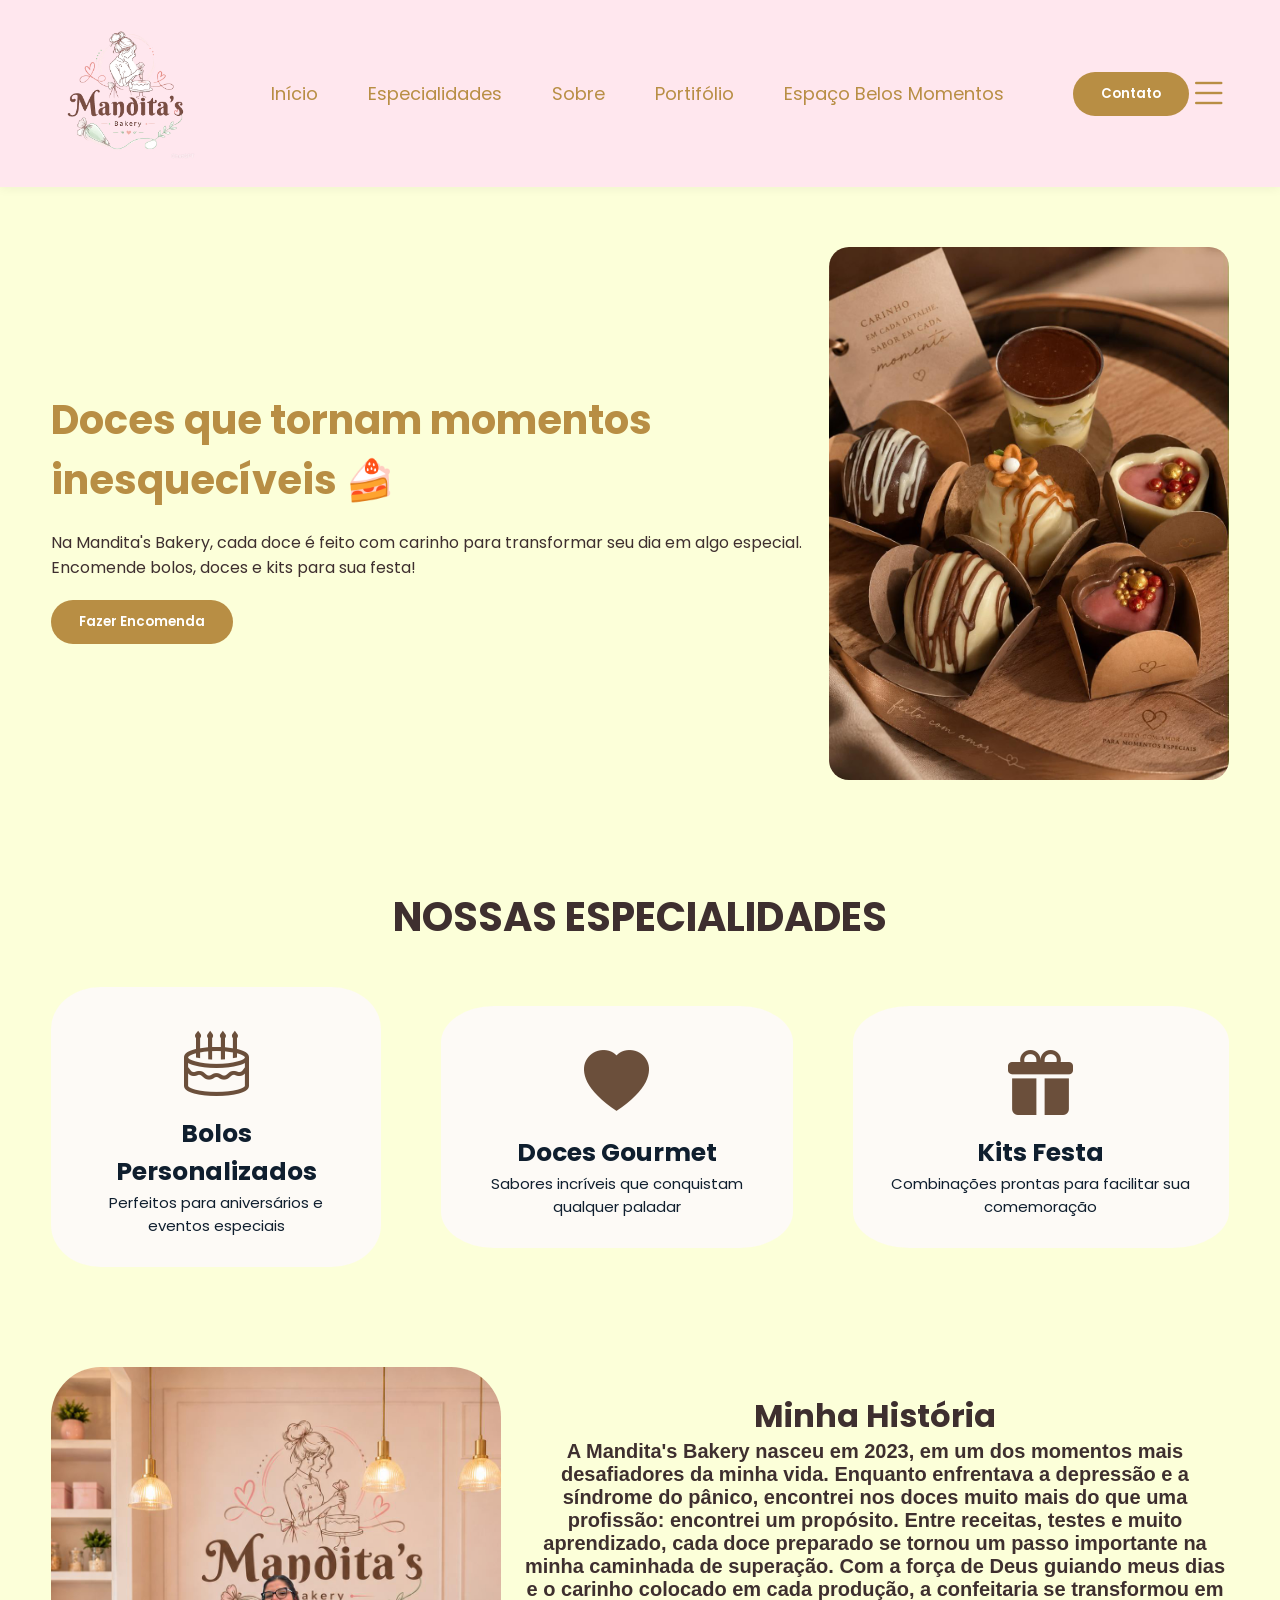
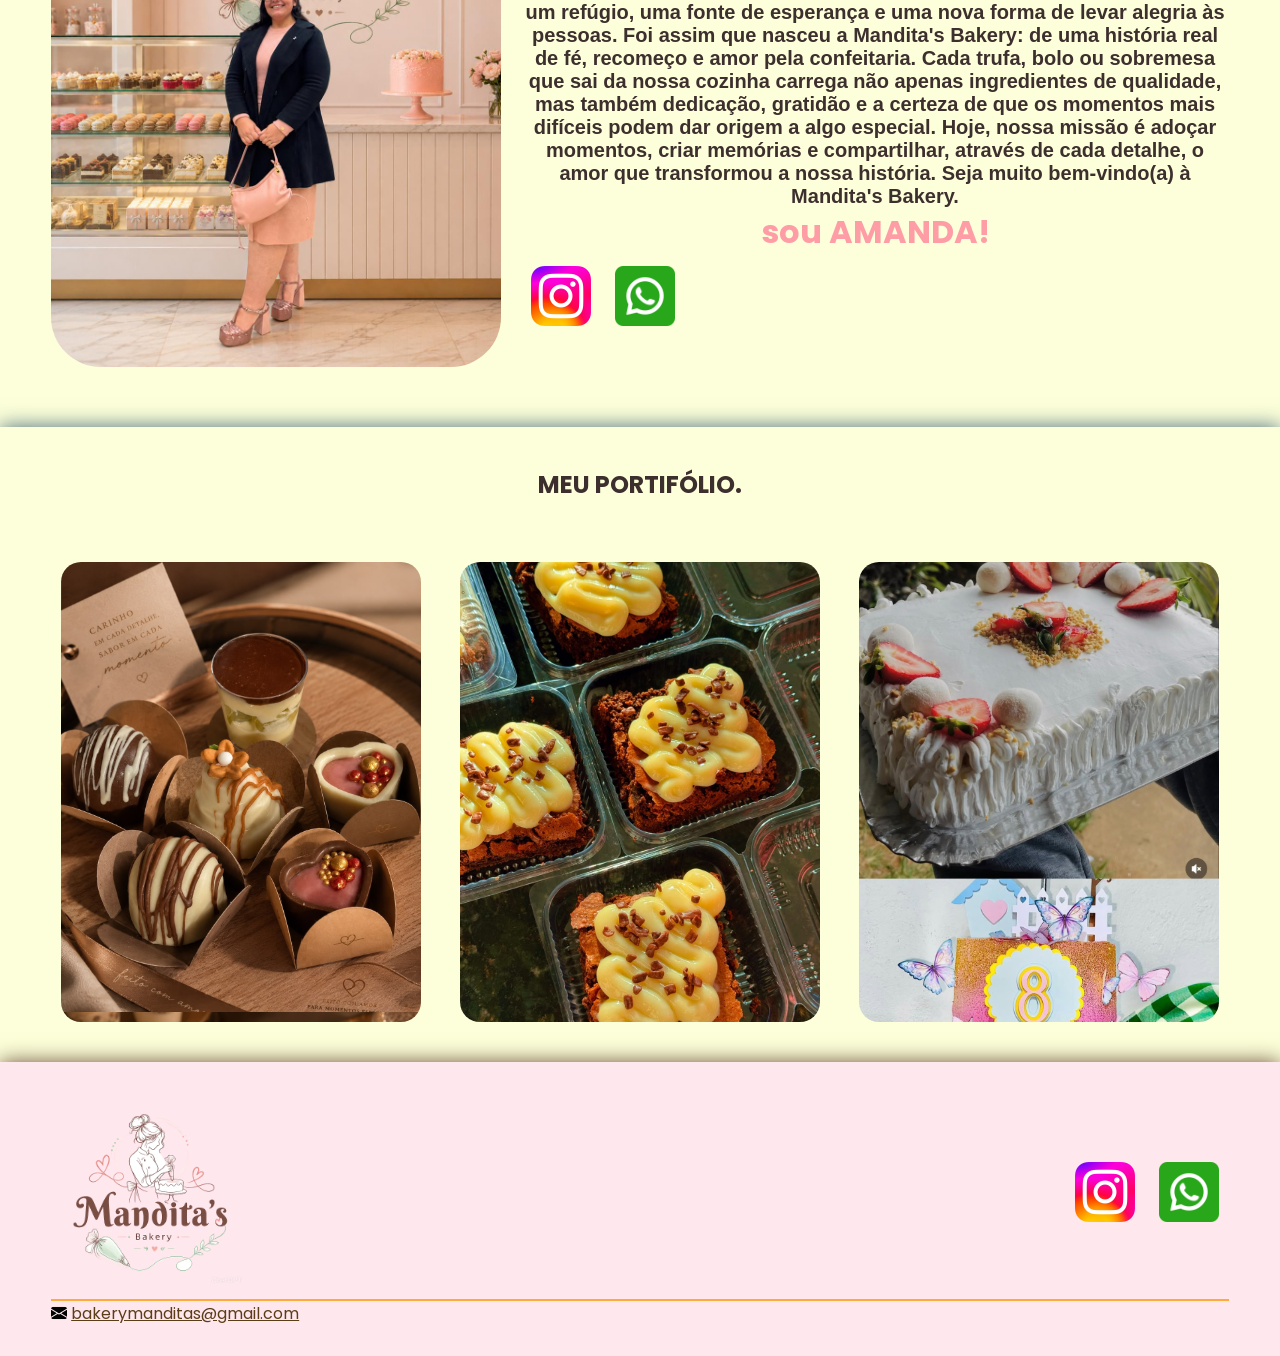
<file: index.html>
<!DOCTYPE html>
<html lang="pt-br">
<head>
    <meta charset="UTF-8">
    <meta name="viewport" content="width=device-width, initial-scale=1.0">

    <!--FONTS-->
    <link rel="preconnect" href="https://fonts.googleapis.com">
    <link rel="preconnect" href="https://fonts.gstatic.com" crossorigin>
    <link href="https://fonts.googleapis.com/css2?family=Poppins:wght@300;400;600;700&display=swap" rel="stylesheet">

    <!--ICONS-->
    <link rel="stylesheet" href="https://cdn.jsdelivr.net/npm/bootstrap-icons@1.11.3/font/bootstrap-icons.min.css">

    <link rel="stylesheet" href="manditas.css">

    <script src="menu.js" defer></script>

    <title>Mandita's Bakery</title>
</head>
<body>

<header>
    <div class="interface">
        <div class="logo">
            <a href="#"><img src="image/LOGO_MANDITAS.PNG" alt="Logo Mandita's Bakery"></a>
        </div>
        
        <nav class="menu-desktop">
            <ul>
                <li><a href="#inicio">Início</a></li>
                <li><a href="#especialidades">Especialidades</a></li>
                <li><a href="#sobre">Sobre</a></li>
                <li><a href="#portifolio">Portifólio</a></li>
                <li><a href="belos.html">Espaço Belos Momentos</a></li>
            </ul>
        </nav>

        <div class="btn-contato">
            <a href="http://wa.me/5511961739519"><button>Contato</button></a>
        </div>

        <div class="btn-abrir-menu" id="btn-menu">
                <i class="bi bi-list"></i>
            </div><!--btn-abrir-menu-->

            <div class="menu-mobile" id="menu-mobile">
                <div class="btn-fechar">
                    <i class="bi bi-x-circle"></i>
                </div><!--btn-fechar-->

                <nav>

                    <ul>
                        <li><a href="#Inicio">Início</a></li>
                        <li><a href="#especialidades">Especialidades</a></li>
                        <li><a href="#sobre">Sobre</a></li>
                        <li><a href="#portifolio">Portifólio</a></li>
                        <li><a href="belos.html">Espaço Belos Momentos</a></li>
                    </ul>
    
                </nav>

            </div><!--menu-mobile-->

            <div class="overlay-menu" id="overlay-menu"></div>
    </div>
</header>

<main>

<section class="topo-do-site" id="inicio">
    <div class="interface">
        <div class="flex">
            
            <div class="txt-topo-site">
                <h1>Doces que tornam momentos inesquecíveis 🍰</h1>
                <p>Na Mandita's Bakery, cada doce é feito com carinho para transformar seu dia em algo especial. Encomende bolos, doces e kits para sua festa!</p>

                <div class="btn-contato">
                    <a href="http://wa.me/5511961739519"><button>Fazer Encomenda</button></a>
                </div>
            </div>

            <div class="img-topo-site">
                <img src="image/DOCES_FINOS.jpg" alt="doces">
            </div>

        </div>
    </div>
</section>

<section class="especialidades" id="especialidades">
    <div class="interface">
        <h2 class="titulo">NOSSAS ESPECIALIDADES</h2>
        <div class="flex">

            <div class="especialidades-box">
                <i class="bi bi-cake2"></i>
                <h3>Bolos Personalizados</h3>
                <p>Perfeitos para aniversários e eventos especiais</p>
            </div>

            <div class="especialidades-box">
                <i class="bi bi-heart-fill"></i>
                <h3>Doces Gourmet</h3>
                <p>Sabores incríveis que conquistam qualquer paladar</p>
            </div>
            
            <div class="especialidades-box">
                <i class="bi bi-gift-fill"></i>
                <h3>Kits Festa</h3>
                <p>Combinações prontas para facilitar sua comemoração</p>
            </div>

        </div>
    </div>
</section>

<section class="sobre" id="sobre">

            <div class="interface">

                <div class="flex">

                    <div class="img-sobre">
                        <img src="image/manditas autorau.jpg" alt="imagem Belos Momentos">
                     </div><!--img-sobre-->

                    <div class="txt-sobre">
                        <h2>Minha História
                            <p>
                                A Mandita's Bakery nasceu em 2023, em um dos momentos mais desafiadores da minha vida.

                                Enquanto enfrentava a depressão e a síndrome do pânico, encontrei nos doces muito mais do que uma profissão: encontrei um propósito. Entre receitas, testes e muito aprendizado, cada doce preparado se tornou um passo importante na minha caminhada de superação.

                                Com a força de Deus guiando meus dias e o carinho colocado em cada produção, a confeitaria se transformou em um refúgio, uma fonte de esperança e uma nova forma de levar alegria às pessoas.

                                Foi assim que nasceu a Mandita's Bakery: de uma história real de fé, recomeço e amor pela confeitaria. Cada trufa, bolo ou sobremesa que sai da nossa cozinha carrega não apenas ingredientes de qualidade, mas também dedicação, gratidão e a certeza de que os momentos mais difíceis podem dar origem a algo especial.

                                Hoje, nossa missão é adoçar momentos, criar memórias e compartilhar, através de cada detalhe, o amor que transformou a nossa história.

                                Seja muito bem-vindo(a) à Mandita's Bakery.</p>
                            <span>sou AMANDA!</span>
                        </h2>
                        
                        <div class="btn-social">
                            <a href="https://www.instagram.com/manditasbakery/"><img src="image/instagram.png" alt="Logo do instagram"></a>
                            <a href="http://wa.me/5511961739519"><img src="image/whatsapp.png" alt="Logo do whatsapp"></a>
                        </div><!--btn-social-->
                    </div><!--txt-sobre-->

                </div><!--flex-->

            </div><!--interface-->


        </section><!--sobre-->

        <section class="portifolio" id="portifolio">
            <div class="interface">

                <h2 class="título">MEU <SPAN>PORTIFÓLIO.</SPAN></h2>

                <div class="flex">

                    <div class="img-port" style="background-image: url(image/port_docinhos.png);">
                        <div class="overlay"> Doces Finos </div>
                    </div>
                    <div class="img-port" style="background-image: url(image/Doces_Delivey.png);">
                        <div class="overlay"> Delivery </div>
                    </div>
                    <div class="img-port" style="background-image: url(image/por_bolos.png);">
                        <div class="overlay"> Bolos </div>
                    </div>

                </div><!--flex-->
            </div><!--interface-->
        </section><!--portifólio-->
 </main>

    <footer>
        <div class="interface">

            <div class="line-footer">

                <div class="flex">

                    <div class="logo-footer">
                        <img src="image/LOGO_MANDITAS.PNG" alt="LOGO-BELOS">
                    </div><!--logo-footer-->
                     <div class="btn-social">
                            <a href="https://www.instagram.com/manditasbakery/"><img src="image/instagram.png" alt="Logo do instagram"></a>
                            <a href="http://wa.me/5511961739519"><img src="image/whatsapp.png" alt="Logo do whatsapp"></a>
                        </div><!--btn-social-->

                </div><!--flex-->

            </div><!--line-footer-->

                
            
            <div class="line-footer border">
                <p><i class="bi bi-envelope-fill"></i> <a href="mailto:bakerymanditas@gmail.com">bakerymanditas@gmail.com</a></p>
            </div><!--line-footer-->

        </div><!--interface-->

    </footer>
    
</body>
</html>
</file>
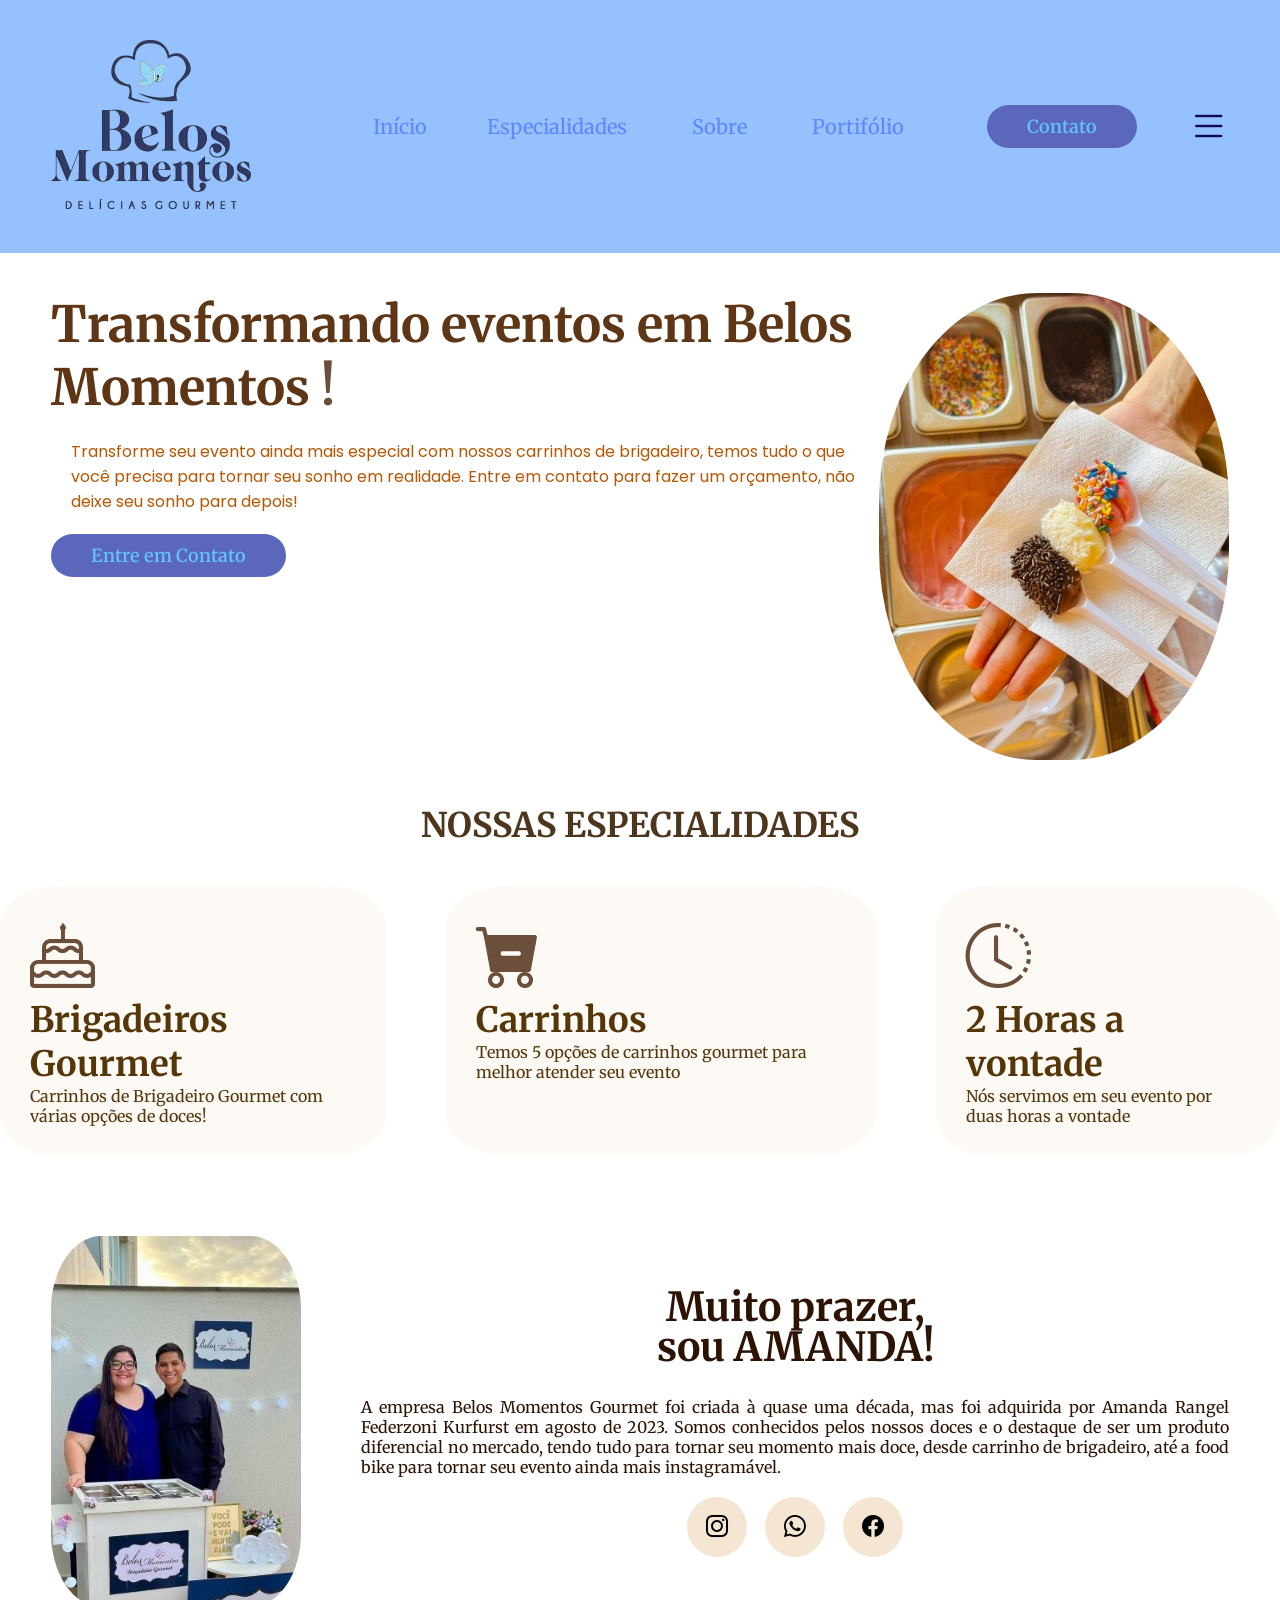
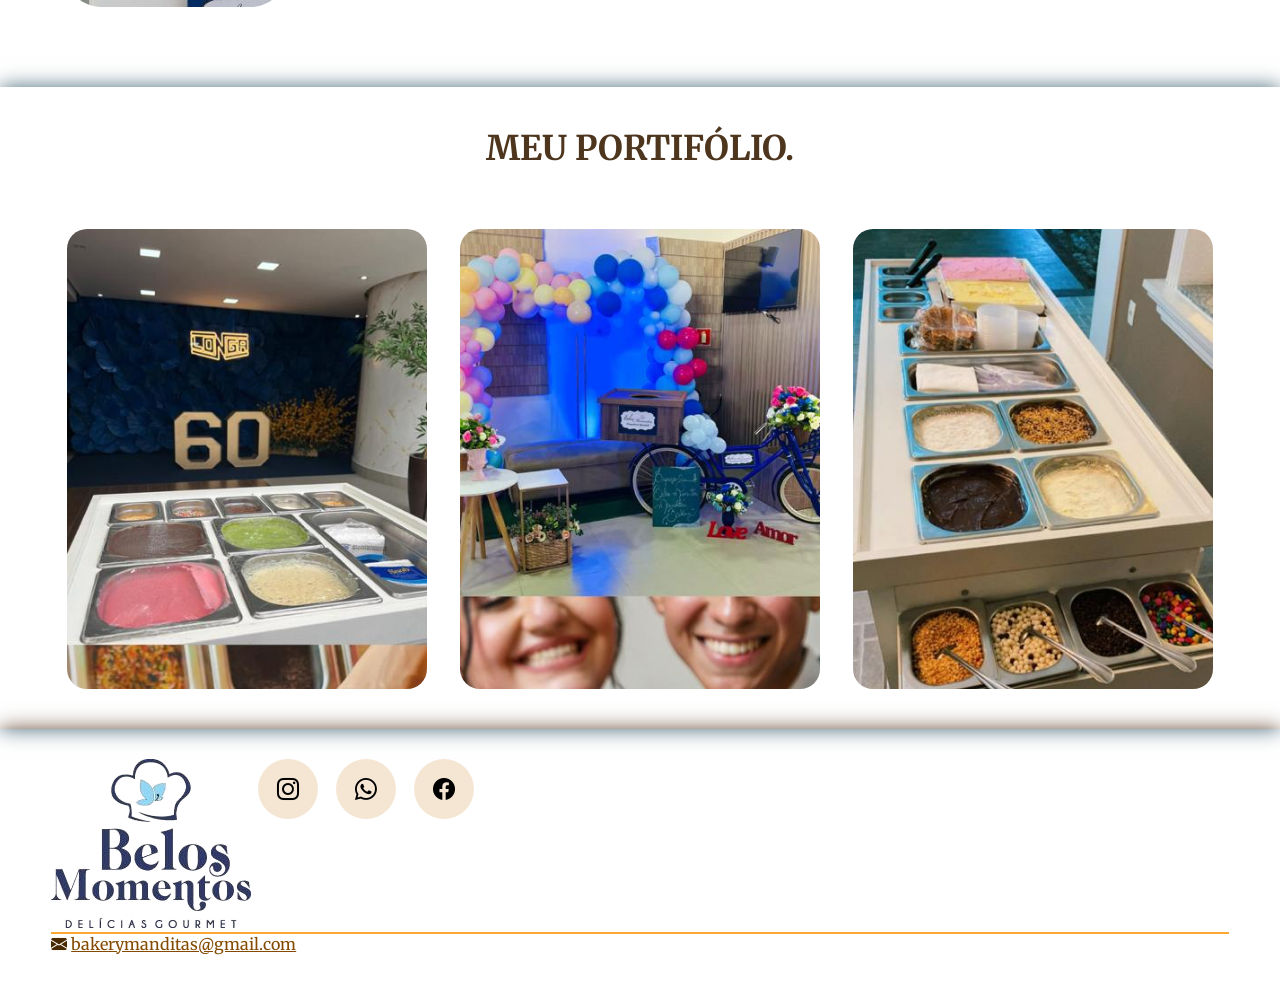
<file: belos.html>
<!DOCTYPE html>
<html lang="pt-br">
<head>
    <meta charset="UTF-8">
    <meta name="viewport" content="width=device-width, initial-scale=1.0">

    <!--INÍCIO FONTS-->
    <link rel="preconnect" href="https://fonts.googleapis.com">
<link rel="preconnect" href="https://fonts.gstatic.com" crossorigin>
<link href="https://fonts.googleapis.com/css2?family=Kanit:ital,wght@0,100;0,200;0,300;0,400;0,500;0,600;0,700;0,800;0,900;1,100;1,200;1,300;1,400;1,500;1,600;1,700;1,800;1,900&family=Merriweather:ital,wght@0,300;0,400;0,700;0,900;1,300;1,400;1,700;1,900&family=Poppins:ital,wght@0,100;0,200;0,300;0,400;0,500;0,600;0,700;0,800;0,900;1,100;1,200;1,300;1,400;1,500;1,600;1,700;1,800;1,900&display=swap" rel="stylesheet">
    <!--FIM FONTES-->

    <!--BOOTSTRAP ICONS-->
    <link rel="stylesheet" href="https://cdn.jsdelivr.net/npm/bootstrap-icons@1.11.3/font/bootstrap-icons.min.css">
    <!--FIM BOOTSTRAP ICONS-->  

    <link rel="stylesheet" href="index.css">

    <script src="menu.js" defer></script>

    <title>Belos Momentos</title>
</head>
<body>
    <header>
        <div class="interface">
            <div class="logo">
                <a href="#"><img src="image/LOGO_-_BELOS_M-removebg-preview.png" alt="Logo Belos Momentos">
                </a>

            </div><!--logo-->
            
            <nav class="menu-desktop">
                <ul>
                    <li><a href="index.html">Início</a>
                    <li><a href="#Especialidades">Especialidades</a></li>
                    <li><a href="#sobre">Sobre</a></li>
                    <li><a href="#portifolio">Portifólio</a></li>
                </ul>

            </nav>

            <div class="btn-contato">
                <a href="http://wa.me/5511961739519">
                    <button>Contato</button>
                </a>

            </div><!--btn-contato-->

            <div class="btn-abrir-menu" id="btn-menu">
                <i class="bi bi-list"></i>
            </div><!--btn-abrir-menu-->

            <div class="menu-mobile" id="menu-mobile">
                <div class="btn-fechar">
                    <i class="bi bi-x-circle"></i>
                </div><!--btn-fechar-->

                <nav>

                    <ul>
                        <li><a href="index.html">Início</a>
                        <li><a href="#Especialidades">Especialidades</a></li>
                        <li><a href="#sobre">Sobre</a></li>
                        <li><a href="#portifolio">Portifólio</a></li>
                        <li><a href="http://wa.me/5511961739519">Contato</a></li>
                    </ul>
    
                </nav>

            </div><!--menu-mobile-->

            <div class="overlay-menu" id="overlay-menu"></div>

        </div><!--interface-->
    </header>

    <main>
        <section class="topo-do-site" id="Início">

            <div class="interface">

                <div class="flex">
                    
                    <div class="txt-topo-site">
                    
                        <h1>Transformando eventos em Belos Momentos <span>!</span></h1>
                        <p>Transforme seu evento ainda mais especial com nossos carrinhos de brigadeiro, temos tudo o que você precisa para tornar seu sonho em realidade. Entre em contato para fazer um orçamento, não deixe seu sonho para depois!</p>
                    
                        <div class="btn-contato">
                            <a href="http://wa.me/5511961739519">
                                <button>Entre em Contato</button>
                            </a>
                        </div><!--btn-contato-->
                    </div><!--txt-topo-site-->         

                    <div class="img-topo-site">
                        <img src="image/DOCE.jpg" alt="imagem de doces">
                    </div><!--img-topo-site-->

                </div><!--flex-->

            </div><!--interface-->

        </section><!--topo-do-site-->

        <section class="Especialidades" id="Especialidades">
            
            <div class="interface">
                <h2 class="título">NOSSAS ESPECIALIDADES</h2>
                <div class="flex">
                    <div class="especialidades-box">
                        <i class="bi bi-cake"></i>
                        <H3>Brigadeiros Gourmet</H3>
                        <p>Carrinhos de Brigadeiro Gourmet com várias opções de doces!</p>
                    </div><!--especialidades-box-->

                    <div class="especialidades-box">
                        <i class="bi bi-cart-dash-fill"></i>
                        <H3>Carrinhos</H3>
                        <p>Temos 5 opções de carrinhos gourmet para melhor atender seu evento</p>
                    </div><!--especialidades-box-->
                    
                    <div class="especialidades-box">
                        <i class="bi bi-clock-history"></i>
                        <H3>2 Horas a vontade</H3>
                        <p>Nós servimos em seu evento por duas horas a vontade</p>
                    </div><!--especialidades-box-->

                </div><!--flex-->

            </div><!--interface-->

        </section><!--Especialidades-->

        <section class="sobre" id="sobre">

            <div class="interface">

                <div class="flex">

                    <div class="img-sobre">
                        <img src="image/BELOS.jpg" alt="imagem Belos Momentos">
                     </div><!--img-sobre-->

                    <div class="txt-sobre">
                        <h2>Muito prazer, <span>sou AMANDA!</span></h2>
                        <p>A empresa Belos Momentos Gourmet foi criada à quase uma década, mas foi adquirida por Amanda Rangel Federzoni Kurfurst em agosto de 2023. Somos conhecidos pelos  nossos doces e o destaque de ser um produto diferencial no mercado, tendo tudo para tornar seu momento mais doce, desde carrinho de brigadeiro, até a food bike para tornar seu evento ainda mais instagramável.</p>
                        <div class="btn-social">
                            <a href="https://www.instagram.com/belosmomentosgourmet?igsh=MXBubmt2dmwyb2w5Yg=="><button><i class="bi bi-instagram"></i></button></a>
                            <a href="http://wa.me/5511961739519"><button><i class="bi bi-whatsapp"></i></button></a>
                            <a href="https://www.facebook.com/share/19qUQ2pK2j/?mibextid=wwXIfr"><button><i class="bi bi-facebook"></i></button></a>
                        </div><!--btn-social-->
                    </div><!--txt-sobre-->

                </div><!--flex-->

            </div><!--interface-->


        </section><!--sobre-->

        <section class="portifolio" id="portifolio">
            <div class="interface">

                <h2 class="título">MEU <SPAN>PORTIFÓLIO.</SPAN></h2>

                <div class="flex">

                    <div class="img-port" style="background-image: url(image/BRIGADEIRO.jpg);">
                        <div class="overlay">Brigadeiros</div>
                    </div>
                    <div class="img-port" style="background-image: url(image/FOOD\ -\ BIKE.jpg);">
                        <div class="overlay">Food Bike</div>
                    </div>
                    <div class="img-port" style="background-image: url(image/SORVETE4.jpg);">
                        <div class="overlay">Sorvete</div>
                    </div>

                </div><!--flex-->
            </div><!--interface-->
        </section><!--portifólio-->

    </main>

    <footer>
        <div class="interface">

            <div class="line-footer">

                <div class="flex">

                    <div class="logo-footer">
                        <img src="image/LOGO_-_BELOS_M-removebg-preview.png" alt="LOGO-BELOS">
                    </div><!--logo-footer-->
                    <div class="btn-social">
                        <a href="https://www.instagram.com/belosmomentosgourmet?igsh=MXBubmt2dmwyb2w5Yg=="><button><i class="bi bi-instagram"></i></button></a>
                        <a href="http://wa.me/5511961739519"><button><i class="bi bi-whatsapp"></i></button></a>
                        <a href="https://www.facebook.com/share/19qUQ2pK2j/?mibextid=wwXIfr"><button><i class="bi bi-facebook"></i></button></a>
                    </div><!--btn-social-->

                </div><!--flex-->

            </div><!--line-footer-->

                
            
           <div class="line-footer border">
                <p><i class="bi bi-envelope-fill"></i> <a href="mailto:bakerymanditas@gmail.com">bakerymanditas@gmail.com</a></p>
            </div><!--line-footer-->


        </div><!--interface-->

    </footer>
    
</body>
</html>
</file>
<file: manditas.css>
/* RESET */
* {
    margin: 0;
    padding: 0;
    box-sizing: border-box;
    font-family: 'Poppins', sans-serif;
}

/* CORES DO TEMA */
:root {
    --marrom: #b88e44;
    --marrom-escuro: #5a2d00;
    --rosa: #ff9da6;
    --rosa-claro: #FBCCD4;
    --verde: #8EB694;
    --header: #ffe7ee;
    --fundo: #fcffd9;
    --texto: #3e2f2f;
}

/* BODY */
body {
    background: var(--fundo);
    color: var(--texto);
}

/* ================= HEADER ================= */
header {
    background: var(--header);
    padding: 15px 4%;
    box-shadow: 0 2px 10px rgba(0,0,0,0.05);
}

header .interface {
    max-width: 1200px;
    margin: auto;
    display: flex;
    align-items: center;
    justify-content: space-between;
}

header a{
     color: var(--marrom);
     text-decoration: none;
     display: inline-block;
}

header a:hover{
    color: var(--rosa);
    transform: scale(1.05);
}

/* LOGO */
.logo img {
    height: 150px;
}

/* MENU */
.menu-desktop {
    flex: 1;
    display: flex;
    justify-content: center;
}

.menu-desktop ul {
    list-style: none;
    display: flex;
    gap: 50px;
}

.menu-desktop a {
    color: var(--marrom);
    font-size: 18px;
    transition: .3s;
}

.menu-desktop a:hover {
    color: var(--rosa);
}

/* BOTÃO */
.btn-contato button {
    background: var(--marrom);
    color: #fff;
    font-weight: 600;
    padding: 12px 28px;
    border-radius: 30px;
    border: none;
    cursor: pointer;
    transition: .3s;
}

.btn-contato button:hover {
    background: var(--marrom-escuro);
    transform: scale(1.05);
}

/* ============================================== */

.interface {
    max-width: 1200px;
    margin: auto;
}

.flex {
    display: flex;
    align-items: center;
    justify-content: space-between;
    gap: 20px;
}

/* MENU MOBILE */
.btn-abrir-menu i{
    color: var(--marrom);
    font-size: 40px;
}

.menu-mobile{
    background-color: var(--marrom);
    height: 100vh;
    position: fixed;
    top: 0;
    right: 0;
    z-index: 99999;
    width: 0%;
    overflow: hidden;
    transition: .2s;
}

.menu-mobile.abrir-menu{
    width: 70%;
}

.menu-mobile .btn-fechar i{
    color: #fff;
    font-size: 20px;
}

.menu-mobile nav ul li a{
    color: #fff;
    font-size: 20px;
    padding: 20px 5%;
    display: block;
}

.menu-mobile nav ul li a:hover{
    background-color: var(--bege);
    color: var(--marrom-escuro);
}

.overlay-menu {
    background-color: rgba(0,0,0,0.4);
    width: 100%;
    height: 100%;
    position: fixed;
    top: 0;
    left: 0;
    z-index: 88888;
    display: none;
}

/* TOPO */
.topo-do-site {
    padding: 60px 4%;
}

.txt-topo-site h1 {
    font-size: 2.5rem;
    color: var(--marrom);
}

.txt-topo-site p {
    margin: 20px 0;
}

/* IMAGEM */
.img-topo-site img {
    width: 400px;
    border-radius: 20px;
}

/* ESPECIALIDADES */
section.especialidades{
    padding: 40px 4%;
    font-family: Arial, Helvetica, sans-serif;
    text-align: center;
}

.especialidades h2{
    font-size: 40px;
}

section.especialidades .flex{
    gap: 60px;
}

.especialidades .especialidades-box{   
    color: #0f1e2e;
    padding: 30px;
    border-radius: 15%;
    margin-top: 40px;
    transition: .2S;
    background-color: #fdfaf6;
    align-items: center;
    text-align: center;
    font-size: 15PX;
}


.especialidades .especialidades-box:hover{
    transform: scale(1.02);
    box-shadow: 0 0 20px #6b4f3b;
}

.especialidades .especialidades-box i{
    font-size: 65px;
    color: #6b4f3b;
}

.especialidades .especialidades-box h3{
    font-size: 25PX;
}

/* SOBRE */

.sobre {
    padding: 60px 4%;
}

.img-sobre  img{
    display: flex;
    width: auto;
    height: 600px;
    border-radius: 50px;
    align-items: center;
}   


.txt-sobre h2 {
    font-size: 2rem;
}

.txt-sobre span {
    color: var(--rosa);
}

.txt-sobre h2 p{
    font-family: Arial, Helvetica, sans-serif;
    font-size: 20px;
}


.btn-social img{
    width: 80px;
    height: 80px;
    padding: 10px;
    align-items: center;

}

/* ESTILO PORTIFÓLIO */

h2{
    text-align: center;
}

section.portifolio{ 
    padding: 40px 4%; 
    box-shadow: 0 0 20px #4a6b7b; 
} 

section.portifolio .flex{ 
    margin-top: 60px; 
    justify-content: space-around; 
}

.img-port{ 
    width: 360px; 
    height: 460px; 
    background-size: cover; 
    background-position: 100% 0%; 
    transition: 5s; 
    cursor:pointer; 
    border-radius: 20px; 
    position:relative 
}

.img-port:hover{ 
    background-position: 100% 100%; 
} 

.overlay{ 
    position: absolute; 
    top: 0; 
    left: 0; 
    width: 100%; 
    height: 100%; 
    border-radius: 20px; 
    display: flex; 
    align-items: center; 
    justify-content: center; 
    font-size: 24px; 
    font-weight: 600; 
    background-color: #92929233; 
    font-family: "Merriweather", serif;
     color: #fff; 
     opacity: 0; 
     transition: .5s; 
} 
    
.overlay:hover{
    opacity: 1; 
}


/* FOOTER */
FOOTER{
    padding: 30px 4%;
    box-shadow: 0 0 20px #6b4f3b;
    align-items: center;
    background-color: var(--header);
    color: #000000;
}



.logo-footer img{
    width: 200px;
}

.border{
    border-top: 2px solid #ffaa3a;
}

footer .line-footer p i{
    color: #000000;
}

footer .line-footer p a{
    color: #5b3e17;
}

/* RESPONSIVO */
@media (max-width: 900px) {
    .flex {
        flex-direction: column;
        text-align: center;
    }

    .menu-desktop {
        display: none;
    }

    .img-topo-site img {
        width: 100%;
    }
}
</file>
<file: index.css>
/*ESTILO GERAL*/
* {
    margin:0;
    border:0;
    box-sizing:border-box;
    font-family:"Merriweather", serif;
}

html{
    scroll-behavior: smooth;
}

body{
    background-color: #ffffff;
    height: 100;
}

.interface{
    max-width: 1280px;
    margin: 0 auto;
}

.flex{
    display: flex;
}

.btn-contato button{
    padding: 10px 40px;
    font-size: 18px;
    font-weight: 600;
    font-family: "Merriweather", serif;
    background-color: #5a67ba;
    border:0 ;
    border-radius: 30px;
    cursor: pointer;
    color: #60c2ff;
}

h2.título{
    color: #4d361d;
    font-size: 34px;
    text-align: center;
}

button:hover{
    box-shadow: 0px 0px 8px #6b4f3b;
    transform: scale(1.05s);
}

/*ESTILO DO CABEÇALHO*/
header{ 
    padding: 40px 4%;
    background-color: #95c1ff;
}

header .interface{
    display: flex;
    align-items: center;
    justify-content: space-between;
}

header a{
     color: #5d86ff;
     text-decoration: none;
     display: inline-block;
}

header a:hover{
    color: #898dff;
    transform: scale(1.07);
    transition: cubic-bezier(0.165, 0.84, 0.44, 1);
}

header nav.menu-desktop ul {
    list-style-type: none;
    font-size: 20px;
}

header nav.menu-desktop ul li{
    display: inline-block;
    padding: 0 30px;
}

.btn-contato :hover{
    box-shadow: 0px 0px 8px #6b4f3b;
}

/* ESTILO MENU-MOBILE */

.btn-abrir-menu i{
    color: #13085b;
    font-size: 40px;
}

.menu-mobile{
    background-color: #6db4ff;
    height: 100vh;
    position: fixed;
    top: 0;
    right: 0;
    z-index: 99999;
    width: 0%;
    overflow: hidden;
    transition: .2s;
}

.menu-mobile.abrir-menu{
    width: 70%;
}

.menu-mobile.abrir-menu ~ .overlay-menu{
    display: block;
}

.menu-mobile .btn-fechar i{
    color: #4ec4f6;
    font-size: 20px;
}

.menu-mobile .btn-fechar{
    padding: 20px 8%;
}

.menu-mobile nav ul{
    text-align: right;
}

.menu-mobile nav ul li a{
    color: #fdfaf6;
    font-size: 20px;
    font-weight: 300;
    padding: 20px 5%;
    display: block;
}

.menu-mobile nav ul li a:hover{
    background-color: #f5e6d3;
    color: #0f1e2e;
}

.overlay-menu {
    background-color: #0f1e2e68;
    width: 100%;
    height: 100%;
    position: fixed;
    top: 0;
    left: 0;
    z-index: 88888;
    display: none;
}

/* ESTILO DO TOPO DO SITE */

.topo-do-site{
    padding: 40px 4%;
    display: flex;
}


.topo-do-site h1{
    color: #5e3515;
    font-size: 50px;
}

.topo-do-site h1 span{
    color: #6b4f3b;
    border: #c6743a;
    motion: auto;
}

.topo-do-site p{
    color: #b55704;
    font-family: "Poppins", serif;
    line-height: auto;
    padding: 20px;
}

.img-topo-site img{
    border-radius: 45%;
    height: auto;
}

/* ESTILO DAS ESPECIALIDADES */
section.especialidades{
    padding: 40px 4%;
}

section.Especialidades .flex{
    gap: 60px;
}

.Especialidades .especialidades-box{   
    color: #553609;
    padding: 30px;
    border-radius: 15%;
    margin-top: 40px;
    transition: .2s;
    background-color: #fdfaf6;
}

.Especialidades .especialidades-box:hover{
    transform: scale(1.05);
    box-shadow: 0 0 20px #6b4f3b;
}

.Especialidades .especialidades-box i{
    font-size: 65px;
    color: #6b4f3b;
}

.Especialidades .especialidades-box h2{
    font-size: 35px;
}

.Especialidades .especialidades-box h3{
    font-size: 35px;
}

/* ESTILO SOBRE */

section.sobre{
    padding: 80px 4%;
}

.sobre .txt-sobre{
    color: #2d1304;
    text-align: center;
}

.txt-sobre h2{
    font-size: 40px;
    line-height: 40px;
    margin-bottom: 30px;
    text-align: center;
}

.txt-sobre h2 span{
    color: #2d1304;
    display: block;
    text-align: center;
}

.sobre .txt-sobre p{
    margin: 20px 0;
    text-align: justify;
}

section.sobre .flex{
    align-items: center;
    gap: 60px;
}

.img-sobre img{
    display: block;
    border-radius: 20%;
    vertical-align: baseline;
}

.btn-social button{
    width: 60px;
    height: 60px;
    border-radius: 50%;
    border: none;
    background-color: #f5e6d3;
    font-size: 22px;
    cursor: pointer;
    margin: 0 7px;
    transition: .2s;
}

/* ESTILO PORTIFÓLIO */

h2{
    text-align: center;
}

section.portifolio{ 
    padding: 40px 4%; 
    box-shadow: 0 0 20px #4a6b7b; 
} 

section.portifolio .flex{ 
    margin-top: 60px; 
    justify-content: space-around; 
}

.img-port{ 
    width: 360px; 
    height: 460px; 
    background-size: cover; 
    background-position: 100% 0%; 
    transition: 5s; 
    cursor:pointer; 
    border-radius: 20px; 
    position:relative 
}

.img-port:hover{ 
    background-position: 100% 100%; 
} 

.overlay{ 
    position: absolute; 
    top: 0; 
    left: 0; 
    width: 100%; 
    height: 100%; 
    border-radius: 20px; 
    display: flex; 
    align-items: center; 
    justify-content: center; 
    font-size: 24px; 
    font-weight: 600; 
    background-color: #92929233; 
    font-family: "Merriweather", serif;
     color: #fff; 
     opacity: 0; 
     transition: .5s; 
} 
    
.overlay:hover{
    opacity: 1; 
}


/* ESTILO DO RODAPÉ */

FOOTER{
    padding: 30px 4%;
    box-shadow: 0 0 20px #6b4f3b;
    align-items: center;
}

.border{
    border-top: 2px solid #ffa734;
}

footer .line-footer p i{
    color: #482900;
}

footer .line-footer p a{
    color: #834a00;
}

/* ===================== RESPONSIVIDADE ===================== */

@media screen and (max-width: 1020px){

    /* GERAL */

    .flex{
        flex-direction: column;
    }

    h2.título{
        font-size: 32px;
        line-height: 38px;
    }

    /* HEADER */

    .menu-desktop,
    header .btn-contato{
        display: none;
    }

    .btn-abrir-menu{
        display: block;
    }

    header{
        padding: 20px 8%;
    }

    header .interface{
        justify-content: space-between;
    }

    /* TOPO DO SITE */

    section.topo-do-site{
        padding: 40px 8%;
    }

    .topo-do-site .flex{
        flex-direction: column-reverse;
        gap: 40px;
    }

    .topo-do-site h1{
        font-size: 34px;
        text-align: center;
        line-height: 42px;
    }

    .topo-do-site p{
        text-align: center;
        padding: 20px 0;
    }

    .topo-do-site .btn-contato{
        text-align: center;
        display: block;
    }

    .img-topo-site{
        text-align: center;
    }

    .img-topo-site img{
        width: 90%;
        max-width: 350px;
    }

    /* ESPECIALIDADES */

    section.Especialidades{
        padding: 40px 8%;
    }

    section.Especialidades .flex{
        gap: 25px;
    }

    .Especialidades .especialidades-box{
        width: 100%;
        text-align: center;
    }

    /* SOBRE */

    section.sobre{
        padding: 40px 8%;
    }

    section.sobre .flex{
        flex-direction: column;
        gap: 40px;
    }

    .img-sobre{
        text-align: center;
    }

    .img-sobre img{
        width: 90%;
        max-width: 320px;
    }

    .txt-sobre{
        text-align: center;
    }

    .txt-sobre h2{
        font-size: 30px;
        line-height: 36px;
    }

    .sobre .txt-sobre p{
        text-align: justify;
    }

    .btn-social{
        text-align: center;
    }

    /* PORTFÓLIO */

    section.portifolio{
        padding: 40px 8%;
    }

    section.portifolio .flex{
        flex-direction: column;
        align-items: center;
        gap: 30px;
    }

    .img-port{
        width: 100%;
        max-width: 350px;
        height: 450px;
    }

    /* RODAPÉ */

    footer{
        text-align: center;
    }

    footer .flex{
        flex-direction: column;
        gap: 20px;
    }

    .logo-footer img{
        width: 180px;
    }
}

/* CELULARES PEQUENOS */

@media screen and (max-width: 480px){

    h2.título{
        font-size: 26px;
    }

    .topo-do-site h1{
        font-size: 28px;
        line-height: 34px;
    }

    .txt-sobre h2{
        font-size: 26px;
        line-height: 32px;
    }

    .Especialidades .especialidades-box h2,
    .Especialidades .especialidades-box h3{
        font-size: 28px;
    }

    .img-port{
        height: 400px;
    }

    .btn-social button{
        width: 50px;
        height: 50px;
        font-size: 18px;
    }
}

/* ===================== RESPONSIVIDADE ===================== */

@media screen and (max-width: 1020px){

    /* GERAL */

    .flex{
        flex-direction: column;
    }

    h2.título{
        font-size: 32px;
        line-height: 38px;
    }

    /* HEADER */

    .menu-desktop,
    header .btn-contato{
        display: none;
    }

    .btn-abrir-menu{
        display: block;
    }

    header{
        padding: 20px 8%;
    }

    header .interface{
        justify-content: space-between;
    }

    /* TOPO DO SITE */

    section.topo-do-site{
        padding: 40px 8%;
    }

    .topo-do-site .flex{
        flex-direction: column-reverse;
        gap: 40px;
    }

    .topo-do-site h1{
        font-size: 34px;
        text-align: center;
        line-height: 42px;
    }

    .topo-do-site p{
        text-align: center;
        padding: 20px 0;
    }

    .topo-do-site .btn-contato{
        text-align: center;
        display: block;
    }

    .img-topo-site{
        text-align: center;
    }

    .img-topo-site img{
        width: 90%;
        max-width: 350px;
    }

    /* ESPECIALIDADES */

    section.Especialidades{
        padding: 40px 8%;
    }

    section.Especialidades .flex{
        gap: 25px;
    }

    .Especialidades .especialidades-box{
        width: 100%;
        text-align: center;
    }

    /* SOBRE */

    section.sobre{
        padding: 40px 8%;
    }

    section.sobre .flex{
        flex-direction: column;
        gap: 40px;
    }

    .img-sobre{
        text-align: center;
    }

    .img-sobre img{
        width: 90%;
        max-width: 320px;
    }

    .txt-sobre{
        text-align: center;
    }

    .txt-sobre h2{
        font-size: 30px;
        line-height: 36px;
    }

    .sobre .txt-sobre p{
        text-align: justify;
    }

    .btn-social{
        text-align: center;
    }

    /* PORTFÓLIO */

    section.portifolio{
        padding: 40px 8%;
    }

    section.portifolio .flex{
        flex-direction: column;
        align-items: center;
        gap: 30px;
    }

    .img-port{
        width: 100%;
        max-width: 350px;
        height: 450px;
    }

    /* RODAPÉ */

    footer{
        text-align: center;
    }

    footer .flex{
        flex-direction: column;
        gap: 20px;
    }

    .logo-footer img{
        width: 180px;
    }
}

/* CELULARES PEQUENOS */

@media screen and (max-width: 480px){

    h2.título{
        font-size: 26px;
    }

    .topo-do-site h1{
        font-size: 28px;
        line-height: 34px;
    }

    .txt-sobre h2{
        font-size: 26px;
        line-height: 32px;
    }

    .Especialidades .especialidades-box h2,
    .Especialidades .especialidades-box h3{
        font-size: 28px;
    }

    .img-port{
        height: 400px;
    }

    .btn-social button{
        width: 50px;
        height: 50px;
        font-size: 18px;
    }
}
</file>
